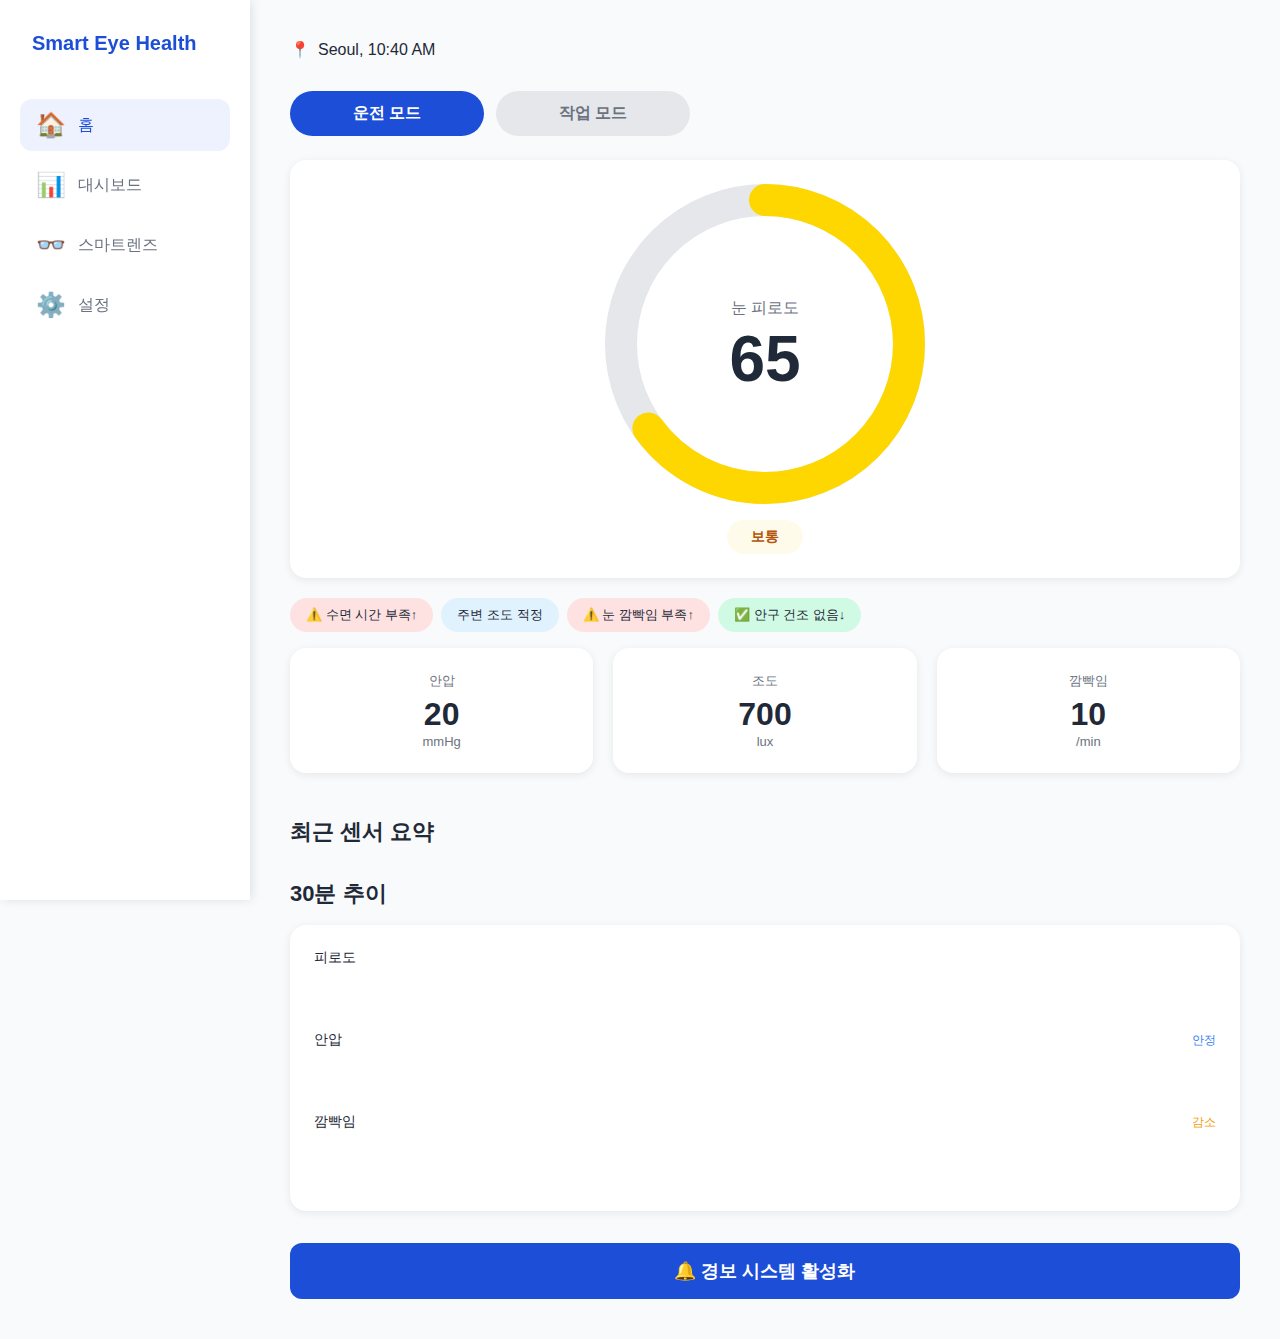
<file: index.html>
<!DOCTYPE html>
<html lang="ko">
<head>
  <meta charset="UTF-8">
  <meta name="viewport" content="width=device-width, initial-scale=1.0">
  <title>Smart Eye Health</title>
  <link rel="stylesheet" href="css/style.css">
</head>
<body>
  <!-- Sidebar Navigation (Desktop) -->
  <nav class="sidebar-nav">
    <div style="margin-bottom: 32px; padding: 12px;">
      <h2 style="font-size: 20px; font-weight: bold; color: #1D4ED8;">Smart Eye Health</h2>
    </div>
    <a href="index.html" class="nav-item active">
      <div class="nav-icon">🏠</div>
      <div class="nav-label">홈</div>
    </a>
    <a href="dashboard.html" class="nav-item">
      <div class="nav-icon">📊</div>
      <div class="nav-label">대시보드</div>
    </a>
    <a href="smartlens.html" class="nav-item">
      <div class="nav-icon">👓</div>
      <div class="nav-label">스마트렌즈</div>
    </a>
    <a href="settings.html" class="nav-item">
      <div class="nav-icon">⚙️</div>
      <div class="nav-label">설정</div>
    </a>
  </nav>

  <div class="container">
    <!-- Header -->
    <div class="header">
      <div class="location-time">
        <span class="location-icon">📍</span>
        <span id="currentTime">Seoul, 10:40 AM</span>
      </div>
    </div>

    <!-- Mode Toggle -->
    <div class="mode-toggle">
      <button class="mode-btn active" onclick="setMode('working')">운전 모드</button>
      <button class="mode-btn" onclick="setMode('driving')">작업 모드</button>
    </div>

    <!-- Main Gauge -->
    <div class="card" style="text-align: center;">
      <div class="gauge-container">
        <svg class="gauge-svg" viewBox="0 0 240 240" preserveAspectRatio="xMidYMid meet">
          <circle class="gauge-bg" cx="120" cy="120" r="108"></circle>
          <circle id="gaugeFill" class="gauge-fill" cx="120" cy="120" r="108"></circle>
        </svg>
        <div class="gauge-value">
          <div class="gauge-label">눈 피로도</div>
          <div class="gauge-number" id="fatigueValue"></div>
        </div>
      </div>
      <div class="status-badge" id="fatigueStatusBadge"></div>
    </div>

    <!-- Alert Tags -->
    <div class="alert-tags" id="fatigueAlertTags">
      <!-- Dynamic content will be inserted here -->
    </div>

    <!-- Sensor Data -->
    <div class="sensor-grid">
      <div class="card sensor-card">
        <div class="sensor-label">안압</div>
        <div class="sensor-value" id="pressureValue"></div>
        <div class="sensor-unit">mmHg</div>
      </div>
      <div class="card sensor-card">
        <div class="sensor-label">조도</div>
        <div class="sensor-value" id="brightnessValue"></div>
        <div class="sensor-unit">lux</div>
      </div>
      <div class="card sensor-card">
        <div class="sensor-label">깜빡임</div>
        <div class="sensor-value" id="blinkValue"></div>
        <div class="sensor-unit">/min</div>
      </div>
    </div>

    <!-- Insights -->
    <div class="section">
      <div class="section-title">최근 센서 요약</div>
      <div id="fatigueInsights">
        <!-- Dynamic content will be inserted here -->
      </div>
    </div>

    <!-- 30분 추이 -->
    <div class="section">
      <div class="section-title">30분 추이</div>
      <div class="card">
        <div class="chart-row">
          <div class="chart-label">피로도</div>
          <div class="chart-badge" id="fatigueChartBadge"></div>
        </div>
        <div class="mini-chart">
          <canvas id="fatigueChart" width="400" height="40"></canvas>
        </div>

        <div class="chart-row">
          <div class="chart-label">안압</div>
          <div class="chart-badge" style="color: #3B82F6;">안정</div>
        </div>
        <div class="mini-chart">
          <canvas id="pressureChart" width="400" height="40"></canvas>
        </div>

        <div class="chart-row">
          <div class="chart-label">깜빡임</div>
          <div class="chart-badge" style="color: #F59E0B;">감소</div>
        </div>
        <div class="mini-chart">
          <canvas id="blinkChart" width="400" height="40"></canvas>
        </div>
      </div>
    </div>

    <!-- Alert Button -->
    <button class="btn btn-primary btn-full">
      🔔 경보 시스템 활성화
    </button>
  </div>

  <!-- Bottom Navigation -->
  <nav class="bottom-nav">
    <a href="index.html" class="nav-item active">
      <div class="nav-icon">🏠</div>
      <div class="nav-label">홈</div>
    </a>
    <a href="dashboard.html" class="nav-item">
      <div class="nav-icon">📊</div>
      <div class="nav-label">대시보드</div>
    </a>
    <a href="smartlens.html" class="nav-item">
      <div class="nav-icon">👓</div>
      <div class="nav-label">렌즈</div>
    </a>
    <a href="settings.html" class="nav-item">
      <div class="nav-icon">⚙️</div>
      <div class="nav-label">설정</div>
    </a>
  </nav>

  <script src="js/sensor.js"></script>
  <script>
    // 피로도 레벨에 따른 색상 및 텍스트 매핑
    function getFatigueLevelInfo(level) {
      switch (level) {
        case 'Red':
          return { text: '매우 피곤', bgColor: '#FEE2E2', textColor: '#991B1B', chartColor: '#EF4444' };
        case 'Orange':
          return { text: '피곤', bgColor: '#FEF3C7', textColor: '#92400E', chartColor: '#F59E0B' };
        case 'Yellow':
          return { text: '보통', bgColor: '#FFFBEB', textColor: '#B45309', chartColor: '#FFD700' };
        case 'Green':
          return { text: '양호', bgColor: '#D1FAE5', textColor: '#065F46', chartColor: '#10B981' };
        default:
          return { text: '알 수 없음', bgColor: '#F9FAFB', textColor: '#1F2937', chartColor: '#FFB800' };
      }
    }

    // 원형 게이지 그리기
    function drawGauge(value, color) {
      const radius = 108;
      const circumference = 2 * Math.PI * radius;
      const offset = circumference * (1 - value / 100);

      document.getElementById('gaugeFill').style.strokeDasharray = circumference;
      document.getElementById('gaugeFill').style.strokeDashoffset = offset;
      document.getElementById('gaugeFill').style.stroke = color;
    }

    // 미니 차트 그리기
    function drawMiniChart(canvasId, data, color) {
      const canvas = document.getElementById(canvasId);
      const ctx = canvas.getContext('2d');
      const width = canvas.width;
      const height = canvas.height;

      ctx.clearRect(0, 0, width, height);

      const max = Math.max(...data);
      const min = Math.min(...data);
      const range = max - min || 1;

      ctx.strokeStyle = color;
      ctx.lineWidth = 2;
      ctx.beginPath();

      data.forEach((value, index) => {
        const x = (index / (data.length - 1)) * width;
        const y = height - ((value - min) / range) * height;

        if (index === 0) {
          ctx.moveTo(x, y);
        } else {
          ctx.lineTo(x, y);
        }
      });

      ctx.stroke();
    }

    // 데이터 업데이트
    function updateData() {
      const data = sensorManager.getCurrent();
      if (!data || !data.fatigueAnalysis) return;

      // 피로도 분석 결과
      const fatigueScore = data.fatigueAnalysis.score;
      const fatigueLevel = data.fatigueAnalysis.level;
      const fatigueLevelInfo = getFatigueLevelInfo(fatigueLevel);

      document.getElementById('fatigueValue').textContent = fatigueScore;
      drawGauge(fatigueScore, fatigueLevelInfo.chartColor);

      const statusBadge = document.getElementById('fatigueStatusBadge');
      statusBadge.textContent = fatigueLevelInfo.text;
      statusBadge.style.backgroundColor = fatigueLevelInfo.bgColor;
      statusBadge.style.color = fatigueLevelInfo.textColor;

      // Alert Tags 업데이트
      const alertTagsContainer = document.getElementById('fatigueAlertTags');
      alertTagsContainer.innerHTML = ''; // 기존 내용 지우기
      data.fatigueAnalysis.factors.forEach(factor => {
        const tag = document.createElement('div');
        tag.className = 'alert-tag';
        let icon = '';
        let bgColor = '#E0F2FE'; // Default info color
        if (factor.impact === 'increase') {
          bgColor = '#FEE2E2'; // Danger
          icon = '⚠️';
        } else if (factor.impact === 'decrease') {
          bgColor = '#D1FAE5'; // Success
          icon = '✅';
        }
        tag.style.backgroundColor = bgColor;
        tag.innerHTML = `${icon} ${factor.description}${factor.impact === 'increase' ? '↑' : factor.impact === 'decrease' ? '↓' : ''}`;
        alertTagsContainer.appendChild(tag);
      });

      // 센서 데이터 (고정 값)
      document.getElementById('pressureValue').textContent = data.eyePressure;
      document.getElementById('brightnessValue').textContent = data.brightness;
      document.getElementById('blinkValue').textContent = data.blinkRate;
      document.getElementById('currentBrightness').textContent = data.brightness; // 인사이트용

      // 인사이트 업데이트
      const insightsContainer = document.getElementById('fatigueInsights');
      insightsContainer.innerHTML = '';
      data.fatigueAnalysis.recommendations.forEach(rec => {
        const insightCard = document.createElement('div');
        insightCard.className = 'card insight-card info';
        insightCard.innerHTML = `
          <div class="insight-icon">💡</div>
          <div class="insight-content">
            <div class="insight-title">권장 사항</div>
            <div class="insight-text">${rec}</div>
          </div>
        `;
        insightsContainer.appendChild(insightCard);
      });

      // 차트 업데이트
      const history = sensorManager.getHistory();
      const fatigueData = history.map(d => d.fatigueScore);
      const pressureData = history.map(d => d.eyePressure * 10);
      const blinkData = history.map(d => d.blinkRate * 5);

      document.getElementById('fatigueChartBadge').textContent = fatigueLevelInfo.text;
      document.getElementById('fatigueChartBadge').style.color = fatigueLevelInfo.chartColor;
      drawMiniChart('fatigueChart', fatigueData.slice(-30), fatigueLevelInfo.chartColor);
      drawMiniChart('pressureChart', pressureData.slice(-30), '#3B82F6');
      drawMiniChart('blinkChart', blinkData.slice(-30), '#F59E0B');
    }

    // 모드 변경 (기존 로직 유지)
    function setMode(mode) {
      sensorManager.setMode(mode);
      document.querySelectorAll('.mode-btn').forEach(btn => {
        btn.classList.remove('active');
      });
      event.target.classList.add('active');
    }

    // 시간 업데이트 (기존 로직 유지)
    function updateTime() {
      const now = new Date();
      const hours = now.getHours();
      const minutes = now.getMinutes().toString().padStart(2, '0');
      const ampm = hours >= 12 ? 'PM' : 'AM';
      const displayHours = hours % 12 || 12;

      document.getElementById('currentTime').textContent =
        `Seoul, ${displayHours}:${minutes} ${ampm}`;
    }

    // 초기화
    sensorManager.start();
    updateData();
    updateTime();
    // setInterval(updateTime, 1000); // 정적 데이터이므로 실시간 업데이트는 필요 없음

    // 센서 업데이트 리스너 (정적 데이터이므로 한 번만 호출)
    // window.addEventListener('sensorUpdate', updateData);
  </script>
</body>
</html>
</file>
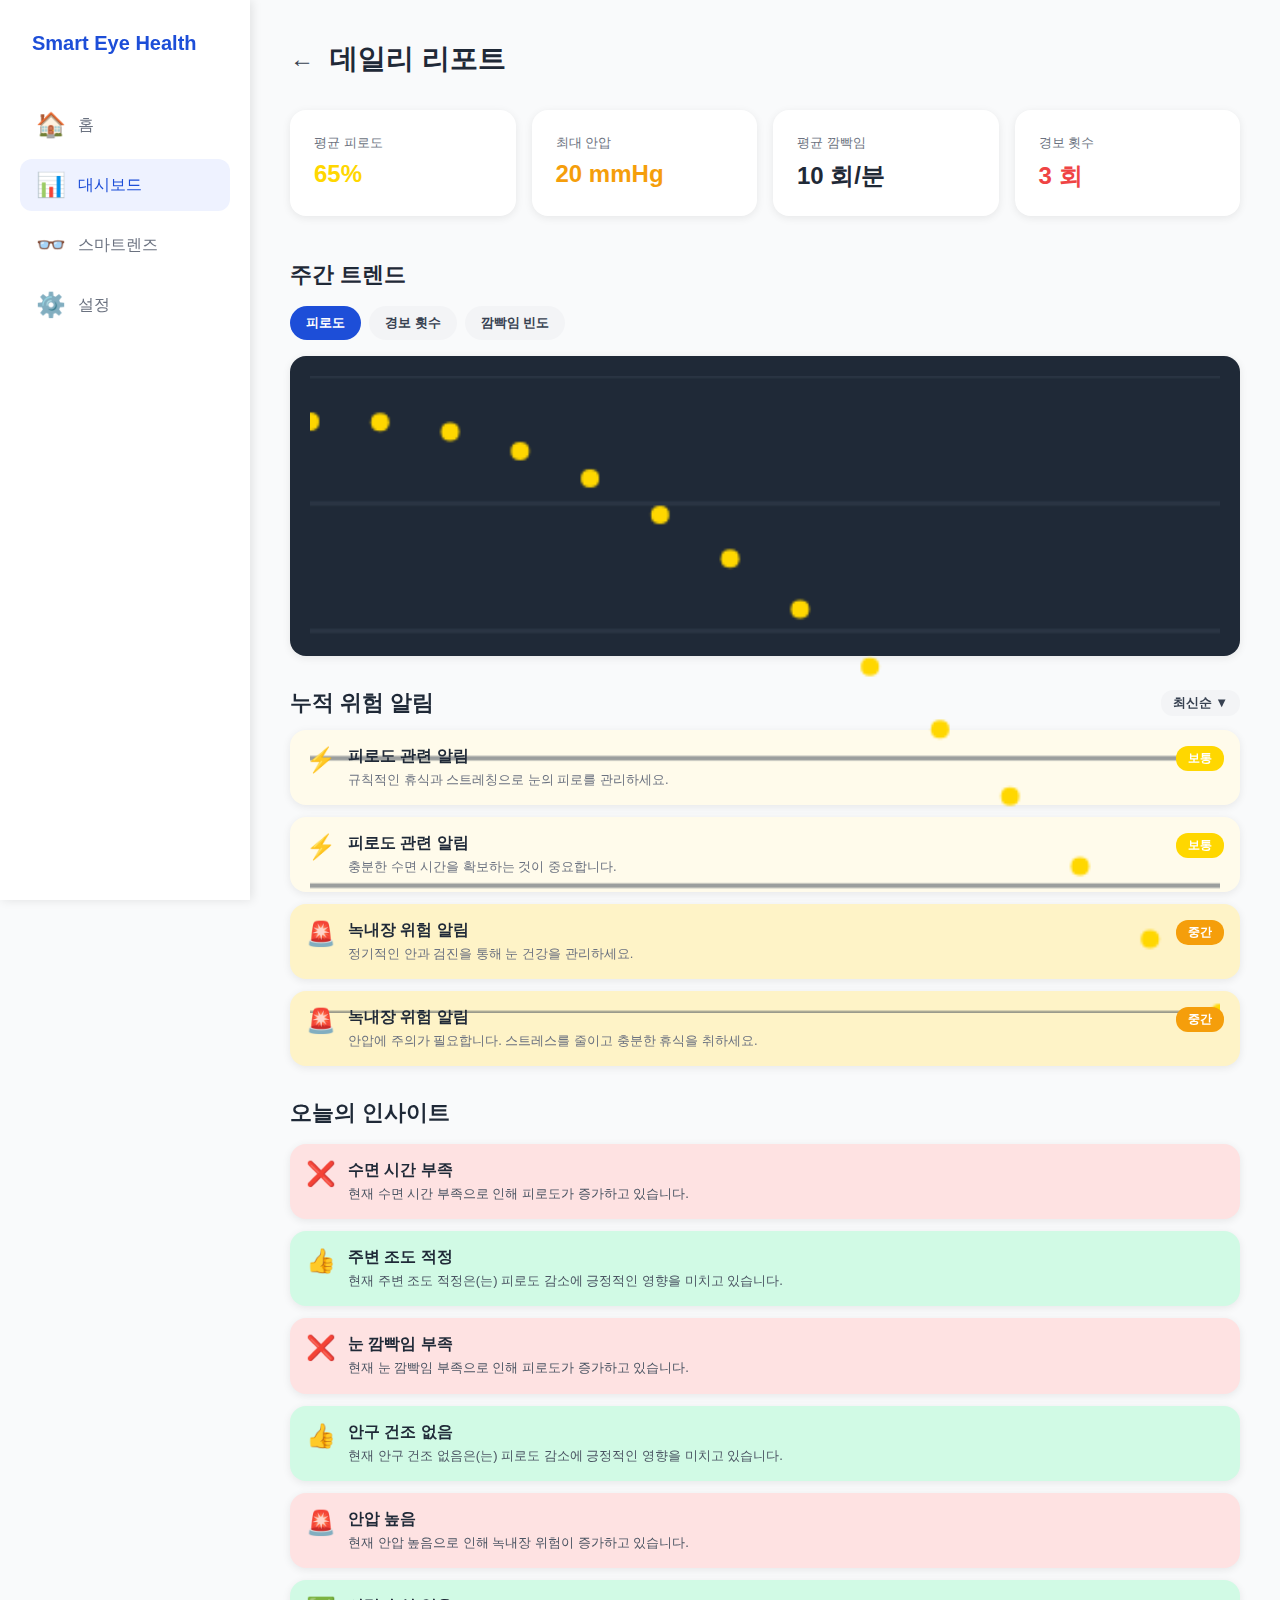
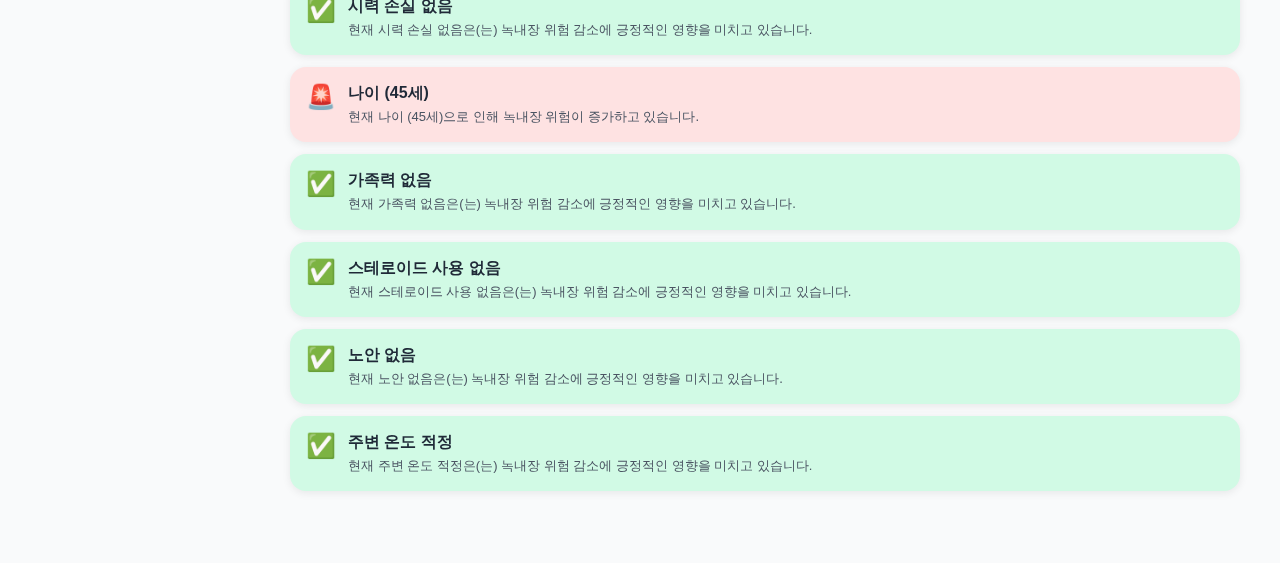
<file: dashboard.html>
<!DOCTYPE html>
<html lang="ko">
<head>
  <meta charset="UTF-8">
  <meta name="viewport" content="width=device-width, initial-scale=1.0">
  <title>대시보드 - Smart Eye Health</title>
  <link rel="stylesheet" href="css/style.css">
</head>
<body>
  <!-- Sidebar Navigation (Desktop) -->
  <nav class="sidebar-nav">
    <div style="margin-bottom: 32px; padding: 12px;">
      <h2 style="font-size: 20px; font-weight: bold; color: #1D4ED8;">Smart Eye Health</h2>
    </div>
    <a href="index.html" class="nav-item">
      <div class="nav-icon">🏠</div>
      <div class="nav-label">홈</div>
    </a>
    <a href="dashboard.html" class="nav-item active">
      <div class="nav-icon">📊</div>
      <div class="nav-label">대시보드</div>
    </a>
    <a href="smartlens.html" class="nav-item">
      <div class="nav-icon">👓</div>
      <div class="nav-label">스마트렌즈</div>
    </a>
    <a href="settings.html" class="nav-item">
      <div class="nav-icon">⚙️</div>
      <div class="nav-label">설정</div>
    </a>
  </nav>

  <div class="container">
    <!-- Header -->
    <div class="header">
      <button class="back-button" onclick="history.back()">←</button>
      <h1 class="header-title">데일리 리포트</h1>
    </div>

    <!-- Stats Grid -->
    <div class="stats-grid">
      <div class="card stat-card">
        <div class="stat-label">평균 피로도</div>
        <div class="stat-value" id="avgFatigue"></div>
      </div>
      <div class="card stat-card">
        <div class="stat-label">최대 안압</div>
        <div class="stat-value" id="maxPressure"></div>
      </div>
      <div class="card stat-card">
        <div class="stat-label">평균 깜빡임</div>
        <div class="stat-value" id="avgBlink"></div>
      </div>
      <div class="card stat-card">
        <div class="stat-label">경보 횟수</div>
        <div class="stat-value" style="color: #EF4444;" id="alertCount"></div>
      </div>
    </div>

    <!-- 주간 트렌드 -->
    <div class="section">
      <div class="section-title">주간 트렌드</div>
      <div style="display: flex; gap: 8px; margin-bottom: 16px;">
        <button class="btn btn-primary" style="padding: 8px 16px; border-radius: 20px; font-size: 13px;">피로도</button>
        <button class="btn btn-secondary" style="padding: 8px 16px; border-radius: 20px; font-size: 13px;">경보 횟수</button>
        <button class="btn btn-secondary" style="padding: 8px 16px; border-radius: 20px; font-size: 13px;">깜빡임 빈도</button>
      </div>

      <div class="card" style="padding: 20px; background: #1F2937; height: 300px;">
        <canvas id="weeklyChart" width="400" height="280" style="width: 100%;"></canvas>
      </div>
    </div>

    <!-- 누적 위험 알림 -->
    <div class="section">
      <div style="display: flex; justify-content: space-between; align-items: center; margin-bottom: 12px;">
        <div class="section-title" style="margin-bottom: 0;">누적 위험 알림</div>
        <button class="btn btn-secondary" style="padding: 4px 12px; font-size: 13px;">최신순 ▼</button>
      </div>

      <div id="cumulativeAlerts">
        <!-- Dynamic content will be inserted here -->
      </div>
    </div>

    <!-- 오늘의 인사이트 -->
    <div class="section">
      <div class="section-title">오늘의 인사이트</div>

      <div id="todayInsights">
        <!-- Dynamic content will be inserted here -->
      </div>
    </div>
  </div>

  <!-- Bottom Navigation -->
  <nav class="bottom-nav">
    <a href="index.html" class="nav-item">
      <div class="nav-icon">🏠</div>
      <div class="nav-label">홈</div>
    </a>
    <a href="dashboard.html" class="nav-item active">
      <div class="nav-icon">📊</div>
      <div class="nav-label">대시보드</div>
    </a>
    <a href="smartlens.html" class="nav-item">
      <div class="nav-icon">👓</div>
      <div class="nav-label">렌즈</div>
    </a>
    <a href="settings.html" class="nav-item">
      <div class="nav-icon">⚙️</div>
      <div class="nav-label">설정</div>
    </a>
  </nav>

  <script src="js/sensor.js"></script>
  <script>
    // 피로도 레벨에 따른 색상 및 텍스트 매핑 (index.html에서 가져옴)
    function getFatigueLevelInfo(level) {
      switch (level) {
        case 'Red':
          return { text: '매우 피곤', bgColor: '#FEE2E2', textColor: '#991B1B', chartColor: '#EF4444' };
        case 'Orange':
          return { text: '피곤', bgColor: '#FEF3C7', textColor: '#92400E', chartColor: '#F59E0B' };
        case 'Yellow':
          return { text: '보통', bgColor: '#FFFBEB', textColor: '#B45309', chartColor: '#FFD700' };
        case 'Green':
          return { text: '양호', bgColor: '#D1FAE5', textColor: '#065F46', chartColor: '#10B981' };
        default:
          return { text: '알 수 없음', bgColor: '#F9FAFB', textColor: '#1F2937', chartColor: '#FFB800' };
      }
    }

    // 녹내장 위험 레벨에 따른 색상 및 텍스트 매핑 (smartlens.html에서 가져옴)
    function getGlaucomaRiskLevelInfo(level) {
      switch (level) {
        case 'HIGH':
          return { text: '높음', bgColor: '#FEE2E2', textColor: '#991B1B', chartColor: '#EF4444' };
        case 'MEDIUM':
          return { text: '중간', bgColor: '#FEF3C7', textColor: '#92400E', chartColor: '#F59E0B' };
        case 'LOW':
          return { text: '낮음', bgColor: '#D1FAE5', textColor: '#065F46', chartColor: '#10B981' };
        default:
          return { text: '알 수 없음', bgColor: '#F9FAFB', textColor: '#1F2937', chartColor: '#EF4444' };
      }
    }

    // 주간 트렌드 차트 그리기
    function drawWeeklyChart(dataPoints, color) {
      const canvas = document.getElementById('weeklyChart');
      const ctx = canvas.getContext('2d');
      const width = canvas.width;
      const height = canvas.height;

      ctx.clearRect(0, 0, width, height); // 기존 차트 지우기

      // 배경 그리드
      ctx.strokeStyle = '#374151';
      ctx.lineWidth = 1;

      for (let i = 0; i <= 5; i++) {
        const y = (i / 5) * height;
        ctx.beginPath();
        ctx.moveTo(0, y);
        ctx.lineTo(width, y);
        ctx.stroke();
      }

      // 데이터가 없으면 그리지 않음
      if (dataPoints.length === 0) return;

      // 라인 그리기
      const values = dataPoints.map(d => d.value);
      const max = Math.max(...values);
      const min = Math.min(...values);
      const range = max - min || 1;

      ctx.strokeStyle = color;
      ctx.fillStyle = color;
      ctx.lineWidth = 3;
      ctx.beginPath();

      dataPoints.forEach((point, index) => {
        const x = (index / (dataPoints.length - 1)) * width;
        const y = height - ((point.value - min) / range) * (height - 20); // 상단 여백 20px

        if (index === 0) {
          ctx.moveTo(x, y);
        } else {
          ctx.lineTo(x, y);
        }

        // 점 그리기
        ctx.beginPath();
        ctx.arc(x, y, 4, 0, Math.PI * 2);
        ctx.fill();
        ctx.closePath();

        ctx.beginPath();
        if (index === 0) {
          ctx.moveTo(x, y);
        } else {
          ctx.lineTo(x, y);
        }
      });

      ctx.stroke();
    }

    // 통계 및 인사이트 업데이트
    function updateDashboard() {
      const data = sensorManager.getCurrent();
      if (!data || !data.fatigueAnalysis || !data.glaucomaAnalysis) return;

      // --- Stats Grid 업데이트 ---
      const fatigueLevelInfo = getFatigueLevelInfo(data.fatigueAnalysis.level);
      document.getElementById('avgFatigue').textContent = `${data.fatigueAnalysis.score}%`;
      document.getElementById('avgFatigue').style.color = fatigueLevelInfo.chartColor;

      const glaucomaLevelInfo = getGlaucomaRiskLevelInfo(data.glaucomaAnalysis.level);
      document.getElementById('maxPressure').textContent = `${data.eyePressure} mmHg`;
      document.getElementById('maxPressure').style.color = glaucomaLevelInfo.chartColor;

      document.getElementById('avgBlink').textContent = `${data.blinkRate} 회/분`;
      document.getElementById('avgBlink').style.color = '#1F2937'; // 고정

      // 경보 횟수는 현재 정적 데이터에서 직접 가져올 수 없으므로 임시 값 사용
      document.getElementById('alertCount').textContent = `3 회`; // 예시 값

      // --- 주간 트렌드 차트 업데이트 ---
      // 여기서는 sensorHistory를 활용하여 실제 데이터에 가까운 트렌드를 만듭니다.
      // 실제 주간 데이터가 있다면 해당 데이터를 사용해야 합니다.
      const weeklyFatigueData = sensorManager.getHistory().slice(-14).map((d, i) => ({ day: `Day ${i + 1}`, value: d.fatigueScore }));
      drawWeeklyChart(weeklyFatigueData, fatigueLevelInfo.chartColor);

      // --- 누적 위험 알림 업데이트 ---
      const cumulativeAlertsContainer = document.getElementById('cumulativeAlerts');
      cumulativeAlertsContainer.innerHTML = '';

      // 피로도 권장 사항을 알림으로 표시
      data.fatigueAnalysis.recommendations.forEach(rec => {
        const alertCard = document.createElement('div');
        alertCard.className = 'card';
        alertCard.style.display = 'flex';
        alertCard.style.gap = '12px';
        alertCard.style.padding = '16px';
        alertCard.style.marginBottom = '12px';
        alertCard.style.backgroundColor = fatigueLevelInfo.bgColor;
        alertCard.innerHTML = `
          <div style="font-size: 24px;">⚡</div>
          <div style="flex: 1;">
            <div style="font-weight: 600; margin-bottom: 4px;">피로도 관련 알림</div>
            <div style="font-size: 13px; color: #6B7280;">${rec}</div>
          </div>
          <div style="padding: 4px 12px; background: ${fatigueLevelInfo.chartColor}; color: white; border-radius: 12px; font-size: 12px; font-weight: 600; height: fit-content;">${fatigueLevelInfo.text}</div>
        `;
        cumulativeAlertsContainer.appendChild(alertCard);
      });

      // 녹내장 권장 사항을 알림으로 표시
      data.glaucomaAnalysis.recommendations.forEach(rec => {
        const alertCard = document.createElement('div');
        alertCard.className = 'card';
        alertCard.style.display = 'flex';
        alertCard.style.gap = '12px';
        alertCard.style.padding = '16px';
        alertCard.style.marginBottom = '12px';
        alertCard.style.backgroundColor = glaucomaLevelInfo.bgColor;
        alertCard.innerHTML = `
          <div style="font-size: 24px;">🚨</div>
          <div style="flex: 1;">
            <div style="font-weight: 600; margin-bottom: 4px;">녹내장 위험 알림</div>
            <div style="font-size: 13px; color: #6B7280;">${rec}</div>
          </div>
          <div style="padding: 4px 12px; background: ${glaucomaLevelInfo.chartColor}; color: white; border-radius: 12px; font-size: 12px; font-weight: 600; height: fit-content;">${glaucomaLevelInfo.text}</div>
        `;
        cumulativeAlertsContainer.appendChild(alertCard);
      });

      // --- 오늘의 인사이트 업데이트 ---
      const todayInsightsContainer = document.getElementById('todayInsights');
      todayInsightsContainer.innerHTML = '';

      // 피로도 인사이트
      data.fatigueAnalysis.factors.forEach(factor => {
        const insightCard = document.createElement('div');
        insightCard.className = 'card';
        insightCard.style.display = 'flex';
        insightCard.style.gap = '12px';
        insightCard.style.padding = '16px';
        insightCard.style.marginBottom = '12px';
        insightCard.style.backgroundColor = factor.impact === 'increase' ? '#FEE2E2' : '#D1FAE5';
        insightCard.innerHTML = `
          <div style="font-size: 24px;">${factor.impact === 'increase' ? '❌' : '👍'}</div>
          <div>
            <div style="font-weight: 600; margin-bottom: 4px;">${factor.description}</div>
            <div style="font-size: 13px; color: #4B5563; line-height: 1.4;">
              ${factor.impact === 'increase' ? '현재 ' + factor.description + '으로 인해 피로도가 증가하고 있습니다.' : '현재 ' + factor.description + '은(는) 피로도 감소에 긍정적인 영향을 미치고 있습니다.'}
            </div>
          </div>
        `;
        todayInsightsContainer.appendChild(insightCard);
      });

      // 녹내장 인사이트
      data.glaucomaAnalysis.factors.forEach(factor => {
        const insightCard = document.createElement('div');
        insightCard.className = 'card';
        insightCard.style.display = 'flex';
        insightCard.style.gap = '12px';
        insightCard.style.padding = '16px';
        insightCard.style.marginBottom = '12px';
        insightCard.style.backgroundColor = factor.impact === 'increase' ? '#FEE2E2' : '#D1FAE5';
        insightCard.innerHTML = `
          <div style="font-size: 24px;">${factor.impact === 'increase' ? '🚨' : '✅'}</div>
          <div>
            <div style="font-weight: 600; margin-bottom: 4px;">${factor.description}</div>
            <div style="font-size: 13px; color: #4B5563; line-height: 1.4;">
              ${factor.impact === 'increase' ? '현재 ' + factor.description + '으로 인해 녹내장 위험이 증가하고 있습니다.' : '현재 ' + factor.description + '은(는) 녹내장 위험 감소에 긍정적인 영향을 미치고 있습니다.'}
            </div>
          </div>
        `;
        todayInsightsContainer.appendChild(insightCard);
      });
    }

    // 초기화
    sensorManager.start();
    updateDashboard();

    // window.addEventListener('sensorUpdate', updateDashboard); // 정적 데이터이므로 필요 없음
  </script>
</body>
</html>
</file>
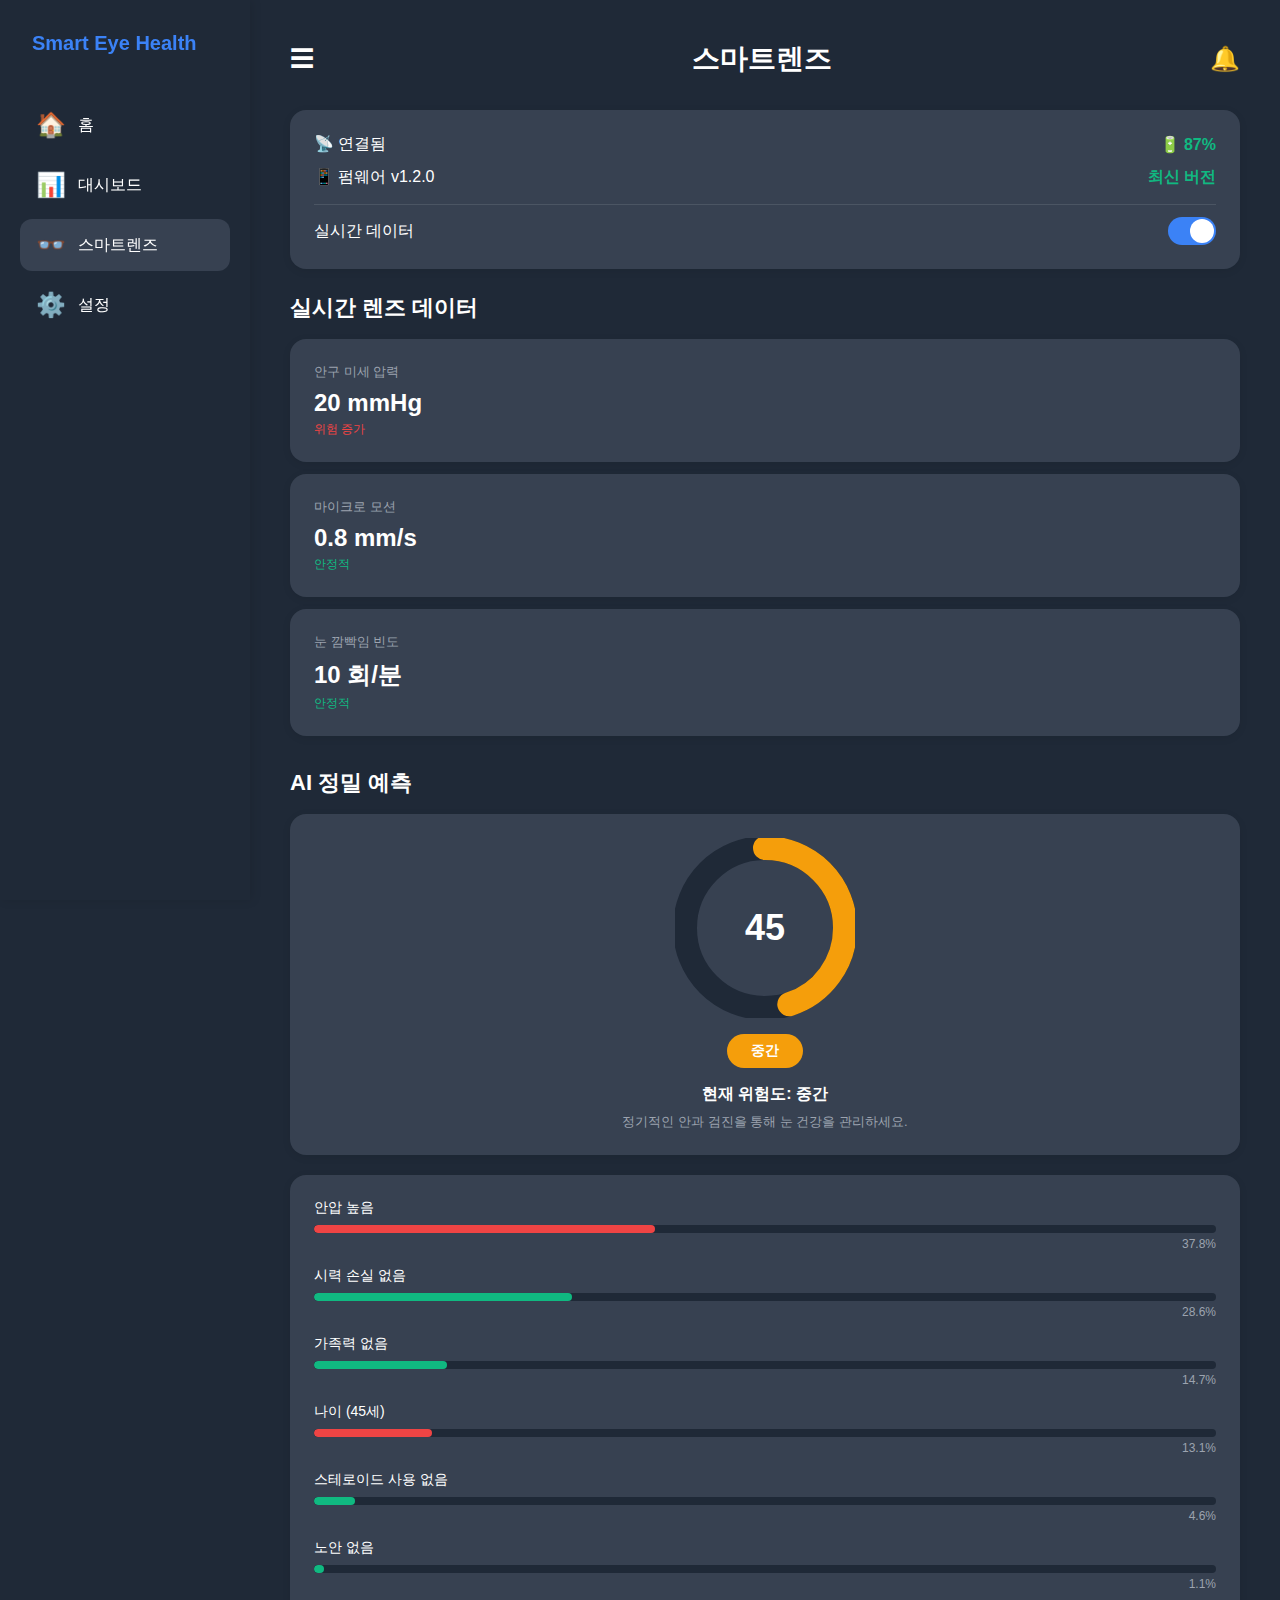
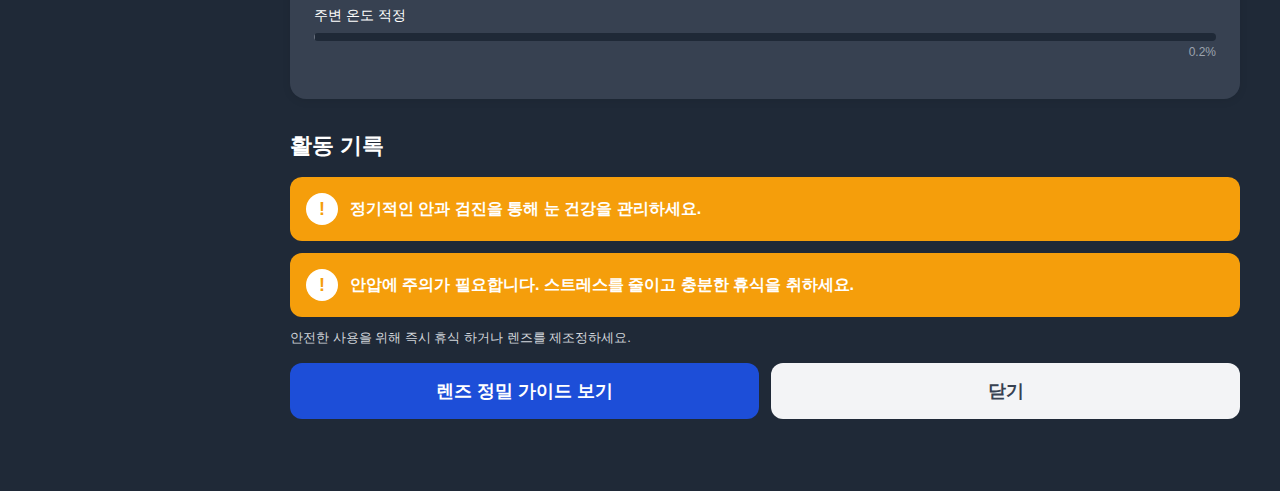
<file: smartlens.html>
<!DOCTYPE html>
<html lang="ko">
<head>
  <meta charset="UTF-8">
  <meta name="viewport" content="width=device-width, initial-scale=1.0">
  <title>스마트렌즈 - Smart Eye Health</title>
  <link rel="stylesheet" href="css/style.css">
  <style>
    body { background: #1F2937; color: white; }
    .container { background: #1F2937; }
  </style>
</head>
<body>
  <!-- Sidebar Navigation (Desktop) -->
  <nav class="sidebar-nav" style="background: #1F2937;">
    <div style="margin-bottom: 32px; padding: 12px;">
      <h2 style="font-size: 20px; font-weight: bold; color: #3B82F6;">Smart Eye Health</h2>
    </div>
    <a href="index.html" class="nav-item" style="color: white;">
      <div class="nav-icon">🏠</div>
      <div class="nav-label">홈</div>
    </a>
    <a href="dashboard.html" class="nav-item" style="color: white;">
      <div class="nav-icon">📊</div>
      <div class="nav-label">대시보드</div>
    </a>
    <a href="smartlens.html" class="nav-item active" style="background: #374151; color: white;">
      <div class="nav-icon">👓</div>
      <div class="nav-label">스마트렌즈</div>
    </a>
    <a href="settings.html" class="nav-item" style="color: white;">
      <div class="nav-icon">⚙️</div>
      <div class="nav-label">설정</div>
    </a>
  </nav>

  <div class="container">
    <!-- Header -->
    <div class="header" style="color: white;">
      <button style="background: none; border: none; font-size: 24px; cursor: pointer; color: white;">☰</button>
      <h1 class="header-title" style="flex: 1; text-align: center; color: white;">스마트렌즈</h1>
      <button style="background: none; border: none; font-size: 24px; cursor: pointer;">🔔</button>
    </div>

    <!-- Device Status -->
    <div class="card" style="background: #374151; margin-bottom: 24px;">
      <div style="display: flex; justify-content: space-between; margin-bottom: 12px;">
        <div style="color: white;">📡 연결됨</div>
        <div style="display: flex; align-items: center; gap: 4px;">
          <span>🔋</span>
          <span id="battery" style="color: #10B981; font-weight: 600;">87%</span>
        </div>
      </div>
      <div style="display: flex; justify-content: space-between; margin-bottom: 16px;">
        <div style="color: white;">📱 펌웨어 v1.2.0</div>
        <div style="color: #10B981; font-weight: 600;">최신 버전</div>
      </div>
      <div style="display: flex; justify-content: space-between; align-items: center; padding-top: 12px; border-top: 1px solid #4B5563;">
        <div style="color: white;">실시간 데이터</div>
        <div style="width: 48px; height: 28px; background: #3B82F6; border-radius: 14px; position: relative; cursor: pointer;">
          <div style="width: 24px; height: 24px; background: white; border-radius: 50%; position: absolute; top: 2px; left: 22px;"></div>
        </div>
      </div>
    </div>

    <!-- 실시간 렌즈 데이터 -->
    <div class="section">
      <div class="section-title" style="color: white;">실시간 렌즈 데이터</div>

      <div class="card" style="background: #374151; margin-bottom: 12px;">
        <div style="font-size: 13px; color: #9CA3AF; margin-bottom: 8px;">안구 미세 압력</div>
        <div style="font-size: 24px; font-weight: bold; color: white; margin-bottom: 4px;" id="microPressure"></div>
        <div style="font-size: 12px;" id="microPressureChange"></div>
      </div>

      <div class="card" style="background: #374151; margin-bottom: 12px;">
        <div style="font-size: 13px; color: #9CA3AF; margin-bottom: 8px;">마이크로 모션</div>
        <div style="font-size: 24px; font-weight: bold; color: white; margin-bottom: 4px;" id="microMotion"></div>
        <div style="font-size: 12px; color: #10B981;">안정적</div>
      </div>

      <div class="card" style="background: #374151;">
        <div style="font-size: 13px; color: #9CA3AF; margin-bottom: 8px;">눈 깜빡임 빈도</div>
        <div style="font-size: 24px; font-weight: bold; color: white; margin-bottom: 4px;" id="blinkFreq"></div>
        <div style="font-size: 12px; color: #10B981;">안정적</div>
      </div>
    </div>

    <!-- AI 정밀 예측 -->
    <div class="section">
      <div class="section-title" style="color: white;">AI 정밀 예측</div>
      <div class="card" style="background: #374151; text-align: center; padding: 24px;">
        <div class="gauge-container" style="margin: 0 auto; width: 180px; height: 180px;">
          <svg class="gauge-svg" viewBox="0 0 180 180" preserveAspectRatio="xMidYMid meet" style="width: 100%; height: 100%;">
            <circle class="gauge-bg" cx="90" cy="90" r="80" style="stroke: #1F2937;"></circle>
            <circle id="riskGaugeFill" class="gauge-fill" cx="90" cy="90" r="80"></circle>
          </svg>
          <div class="gauge-value">
            <div class="gauge-number" style="color: white; font-size: 36px;" id="riskScore"></div>
          </div>
        </div>
        <div id="glaucomaRiskLevelBadge" style="margin-top: 16px; padding: 8px 24px; border-radius: 20px; color: white; font-weight: 600; font-size: 14px; display: inline-block;"></div>
        <div style="font-size: 16px; font-weight: bold; margin-top: 16px; color: white;" id="glaucomaRiskTitle"></div>
        <div style="font-size: 13px; color: #9CA3AF; margin-top: 8px;" id="glaucomaRiskDescription"></div>
      </div>

      <div class="card" style="background: #374151;" id="glaucomaFactorsCard">
        <!-- Dynamic content will be inserted here -->
      </div>
    </div>

    <!-- 활동 기록 -->
    <div class="section">
      <div class="section-title" style="color: white;">활동 기록</div>
      <div id="glaucomaActivityLog">
        <!-- Dynamic content will be inserted here -->
      </div>
      <div style="font-size: 13px; color: #D1D5DB; margin-bottom: 16px; line-height: 1.4;">
        안전한 사용을 위해 즉시 휴식 하거나 렌즈를 제조정하세요.
      </div>
      <div style="display: flex; gap: 12px;">
        <button class="btn btn-primary" style="flex: 1;">렌즈 정밀 가이드 보기</button>
        <button class="btn btn-secondary" style="flex: 1;">닫기</button>
      </div>
    </div>
  </div>

  <!-- Bottom Navigation -->
  <nav class="bottom-nav">
    <a href="index.html" class="nav-item">
      <div class="nav-icon">🏠</div>
      <div class="nav-label">홈</div>
    </a>
    <a href="dashboard.html" class="nav-item">
      <div class="nav-icon">📊</div>
      <div class="nav-label">대시보드</div>
    </a>
    <a href="smartlens.html" class="nav-item active">
      <div class="nav-icon">👓</div>
      <div class="nav-label">렌즈</div>
    </a>
    <a href="settings.html" class="nav-item">
      <div class="nav-icon">⚙️</div>
      <div class="nav-label">설정</div>
    </a>
  </nav>

  <script src="js/sensor.js"></script>
  <script>
    // 녹내장 위험 레벨에 따른 색상 및 텍스트 매핑 (smartlens.html에서 가져옴)
    function getGlaucomaRiskLevelInfo(level) {
      switch (level) {
        case 'HIGH':
          return { text: '높음', bgColor: '#EF4444', textColor: 'white', chartColor: '#EF4444' };
        case 'MEDIUM':
          return { text: '중간', bgColor: '#F59E0B', textColor: 'white', chartColor: '#F59E0B' };
        case 'LOW':
          return { text: '낮음', bgColor: '#10B981', textColor: 'white', chartColor: '#10B981' };
        default:
          return { text: '알 수 없음', bgColor: '#6B7280', textColor: 'white', chartColor: '#EF4444' };
      }
    }

    function drawRiskGauge(value, color) {
      const radius = 80;
      const circumference = 2 * Math.PI * radius;
      const offset = circumference * (1 - value / 100);

      document.getElementById('riskGaugeFill').style.strokeDasharray = circumference;
      document.getElementById('riskGaugeFill').style.strokeDashoffset = offset;
      document.getElementById('riskGaugeFill').style.stroke = color;
    }

    function updateData() {
      const data = sensorManager.getCurrent();
      if (!data || !data.glaucomaAnalysis) return;

      // --- 실시간 렌즈 데이터 업데이트 ---
      document.getElementById('microPressure').textContent = `${data.eyePressure} mmHg`;
      document.getElementById('microMotion').textContent = `${data.microMotion} mm/s`;
      document.getElementById('blinkFreq').textContent = `${data.blinkRate} 회/분`;

      // 안구 미세 압력 변화 (녹내장 요인 기반)
      const intraocularPressureFactor = data.glaucomaAnalysis.factors.find(f => f.name === 'intraocularPressure');
      const microPressureChangeElement = document.getElementById('microPressureChange');
      if (intraocularPressureFactor) {
        microPressureChangeElement.textContent = intraocularPressureFactor.impact === 'increase' ? '위험 증가' : '위험 감소';
        microPressureChangeElement.style.color = intraocularPressureFactor.impact === 'increase' ? '#EF4444' : '#10B981';
      } else {
        microPressureChangeElement.textContent = '정보 없음';
        microPressureChangeElement.style.color = '#9CA3AF';
      }

      // --- AI 정밀 예측 업데이트 ---
      const glaucomaProbability = data.glaucomaAnalysis.probability;
      const glaucomaLevel = data.glaucomaAnalysis.level;
      const glaucomaLevelInfo = getGlaucomaRiskLevelInfo(glaucomaLevel);

      document.getElementById('riskScore').textContent = Math.round(glaucomaProbability * 100);
      drawRiskGauge(glaucomaProbability * 100, glaucomaLevelInfo.chartColor);

      const riskLevelBadge = document.getElementById('glaucomaRiskLevelBadge');
      riskLevelBadge.textContent = glaucomaLevelInfo.text;
      riskLevelBadge.style.backgroundColor = glaucomaLevelInfo.bgColor;
      riskLevelBadge.style.color = glaucomaLevelInfo.textColor;

      document.getElementById('glaucomaRiskTitle').textContent = `현재 위험도: ${glaucomaLevelInfo.text}`;
      document.getElementById('glaucomaRiskDescription').textContent = data.glaucomaAnalysis.recommendations[0] || '주요 위험 요인은 다음과 같습니다:';

      // --- 녹내장 요인 카드 업데이트 ---
      const glaucomaFactorsCard = document.getElementById('glaucomaFactorsCard');
      glaucomaFactorsCard.innerHTML = '';

      const totalAbsoluteCoefficient = data.glaucomaAnalysis.factors.reduce(
        (sum, factor) => sum + Math.abs(factor.coefficient || 0),
        0
      );

      data.glaucomaAnalysis.factors.sort((a, b) => Math.abs(b.coefficient || 0) - Math.abs(a.coefficient || 0)).forEach(factor => {
        const percentage = totalAbsoluteCoefficient > 0 ? (Math.abs(factor.coefficient || 0) / totalAbsoluteCoefficient) * 100 : 0;
        let color = '#6B7280'; // Default color
        if (factor.impact === 'increase') color = '#EF4444'; // Red for increasing risk
        else if (factor.impact === 'decrease') color = '#10B981'; // Green for decreasing risk

        const factorDiv = document.createElement('div');
        factorDiv.style.marginBottom = '16px';
        factorDiv.innerHTML = `
          <div style="font-size: 14px; color: white; margin-bottom: 8px;">${factor.description}</div>
          <div style="width: 100%; height: 8px; background: #1F2937; border-radius: 4px; overflow: hidden;">
            <div style="width: ${percentage}%; height: 100%; background: ${color}; border-radius: 4px;"></div>
          </div>
          <div style="font-size: 12px; color: #9CA3AF; text-align: right; margin-top: 4px;">${percentage.toFixed(1)}%</div>
        `;
        glaucomaFactorsCard.appendChild(factorDiv);
      });

      // --- 활동 기록 업데이트 ---
      const glaucomaActivityLog = document.getElementById('glaucomaActivityLog');
      glaucomaActivityLog.innerHTML = '';

      data.glaucomaAnalysis.recommendations.forEach(rec => {
        const alertBanner = document.createElement('div');
        alertBanner.className = 'alert-banner';
        alertBanner.style.display = 'flex';
        alertBanner.style.alignItems = 'center';
        alertBanner.style.gap = '12px';
        alertBanner.style.padding = '16px';
        alertBanner.style.backgroundColor = glaucomaLevelInfo.bgColor;
        alertBanner.style.borderRadius = '12px';
        alertBanner.style.marginBottom = '12px';
        alertBanner.innerHTML = `
          <div style="width: 32px; height: 32px; background: white; border-radius: 50%; display: flex; align-items: center; justify-content: center; color: ${glaucomaLevelInfo.bgColor}; font-weight: bold; font-size: 18px;">!</div>
          <div style="font-size: 16px; font-weight: bold; color: white;">${rec}</div>
        `;
        glaucomaActivityLog.appendChild(alertBanner);
      });
    }

    // 초기화
    sensorManager.start();
    updateData();
    // window.addEventListener('sensorUpdate', updateData); // 정적 데이터이므로 필요 없음
  </script>
</body>
</html>
</file>
<file: css/style.css>
* {
  margin: 0;
  padding: 0;
  box-sizing: border-box;
}

body {
  font-family: -apple-system, BlinkMacSystemFont, 'Segoe UI', 'Roboto', sans-serif;
  background: #F9FAFB;
  color: #1F2937;
  -webkit-font-smoothing: antialiased;
}

.container {
  max-width: 480px;
  margin: 0 auto;
  padding: 20px;
  padding-bottom: 100px;
  min-height: 100vh;
}

/* Header */
.header {
  display: flex;
  align-items: center;
  margin-bottom: 20px;
  gap: 16px;
}

.location-time {
  display: flex;
  align-items: center;
  gap: 8px;
  font-size: 16px;
  font-weight: 500;
}

.location-icon {
  color: #3B82F6;
}

/* Buttons */
.btn {
  padding: 12px 24px;
  border: none;
  border-radius: 12px;
  font-size: 16px;
  font-weight: 600;
  cursor: pointer;
  transition: all 0.2s ease;
}

.btn-primary {
  background: #1D4ED8;
  color: white;
}

.btn-primary:hover {
  background: #1E40AF;
}

.btn-secondary {
  background: #F3F4F6;
  color: #374151;
}

.btn-secondary:hover {
  background: #E5E7EB;
}

.btn-full {
  width: 100%;
  padding: 16px 32px;
  font-size: 18px;
}

/* Cards */
.card {
  background: white;
  border-radius: 16px;
  padding: 20px;
  box-shadow: 0 2px 8px rgba(0, 0, 0, 0.08);
  margin-bottom: 16px;
}

/* Mode Toggle */
.mode-toggle {
  display: flex;
  gap: 12px;
  margin-bottom: 24px;
}

.mode-btn {
  flex: 1;
  padding: 12px 24px;
  border: none;
  border-radius: 24px;
  font-size: 16px;
  font-weight: 600;
  cursor: pointer;
  transition: all 0.2s ease;
}

.mode-btn.active {
  background: #1D4ED8;
  color: white;
}

.mode-btn:not(.active) {
  background: #E5E7EB;
  color: #6B7280;
}

/* Circular Gauge */
.gauge-container {
  position: relative;
  width: 240px;
  height: 240px;
  margin: 0 auto;
}

.gauge-svg {
  transform: rotate(-90deg);
  width: 100%;
  height: 100%;
}

.gauge-bg {
  fill: none;
  stroke: #E5E7EB;
  stroke-width: 24;
}

.gauge-fill {
  fill: none;
  stroke: #FFB800;
  stroke-width: 24;
  stroke-linecap: round;
  transition: stroke-dashoffset 0.5s ease;
}

.gauge-value {
  position: absolute;
  top: 50%;
  left: 50%;
  transform: translate(-50%, -50%);
  text-align: center;
}

.gauge-label {
  font-size: 14px;
  color: #6B7280;
  margin-bottom: 8px;
}

.gauge-number {
  font-size: 48px;
  font-weight: bold;
  line-height: 1;
}

.gauge-unit {
  font-size: 14px;
  color: #6B7280;
  margin-top: 8px;
}

/* Status Badge */
.status-badge {
  display: inline-block;
  margin-top: 16px;
  padding: 8px 24px;
  background: #FEF3C7;
  border-radius: 20px;
  color: #92400E;
  font-weight: 600;
  font-size: 14px;
}

/* Alert Tags */
.alert-tags {
  display: flex;
  gap: 8px;
  margin-bottom: 16px;
  overflow-x: auto;
}

.alert-tag {
  display: flex;
  align-items: center;
  gap: 4px;
  padding: 8px 16px;
  border-radius: 20px;
  font-size: 13px;
  white-space: nowrap;
  font-weight: 500;
}

.alert-tag.warning {
  background: #FEF3C7;
}

.alert-tag.danger {
  background: #FEE2E2;
}

/* Sensor Grid */
.sensor-grid {
  display: grid;
  grid-template-columns: repeat(3, 1fr);
  gap: 12px;
  margin-bottom: 24px;
}

.sensor-card {
  text-align: center;
  padding: 16px 12px;
}

.sensor-label {
  font-size: 13px;
  color: #6B7280;
  margin-bottom: 8px;
}

.sensor-value {
  font-size: 28px;
  font-weight: bold;
  line-height: 1;
}

.sensor-unit {
  font-size: 13px;
  color: #6B7280;
  margin-top: 4px;
}

/* Bottom Navigation */
.bottom-nav {
  position: fixed;
  bottom: 0;
  left: 50%;
  transform: translateX(-50%);
  max-width: 480px;
  width: 100%;
  display: flex;
  justify-content: space-around;
  background: white;
  padding: 12px 0;
  box-shadow: 0 -2px 10px rgba(0, 0, 0, 0.1);
}

.nav-item {
  display: flex;
  flex-direction: column;
  align-items: center;
  cursor: pointer;
  padding: 8px;
  opacity: 0.5;
  transition: opacity 0.2s ease;
  text-decoration: none;
  color: #6B7280;
}

.nav-item.active {
  opacity: 1;
}

.nav-item:hover {
  opacity: 1;
}

.nav-icon {
  font-size: 24px;
  margin-bottom: 4px;
}

.nav-label {
  font-size: 11px;
}

/* Charts */
.mini-chart {
  height: 40px;
  margin: 8px 0;
}

.chart-row {
  display: flex;
  justify-content: space-between;
  align-items: center;
  margin-top: 16px;
}

.chart-row:first-child {
  margin-top: 0;
}

.chart-label {
  font-size: 14px;
  font-weight: 500;
}

.chart-badge {
  font-size: 12px;
  color: #6B7280;
}

/* Section */
.section {
  margin-bottom: 24px;
}

.section-title {
  font-size: 18px;
  font-weight: bold;
  margin-bottom: 12px;
}

/* Insight Cards */
.insight-card {
  display: flex;
  gap: 12px;
  padding: 16px;
  margin-bottom: 12px;
}

.insight-card.info {
  background: #E0F2FE;
}

.insight-icon {
  font-size: 24px;
  flex-shrink: 0;
}

.insight-content {
  flex: 1;
}

.insight-title {
  font-weight: 600;
  margin-bottom: 4px;
}

.insight-text {
  font-size: 13px;
  color: #4B5563;
  line-height: 1.4;
}

/* Stats Grid */
.stats-grid {
  display: grid;
  grid-template-columns: repeat(2, 1fr);
  gap: 12px;
  margin-bottom: 24px;
}

.stat-card {
  padding: 16px;
}

.stat-label {
  font-size: 13px;
  color: #6B7280;
  margin-bottom: 8px;
}

.stat-value {
  font-size: 24px;
  font-weight: bold;
}

/* Back Button */
.back-button {
  background: none;
  border: none;
  font-size: 24px;
  cursor: pointer;
  color: #374151;
  padding: 0;
}

.header-title {
  font-size: 20px;
  font-weight: bold;
}

/* Loading */
.loading {
  text-align: center;
  padding: 40px;
  color: #6B7280;
}

/* Sidebar Navigation (Desktop) */
.sidebar-nav {
  display: none;
  position: fixed;
  left: 0;
  top: 0;
  bottom: 0;
  width: 250px;
  background: white;
  box-shadow: 2px 0 10px rgba(0, 0, 0, 0.1);
  padding: 20px;
}

.sidebar-nav .nav-item {
  flex-direction: row;
  padding: 12px 16px;
  margin-bottom: 8px;
  border-radius: 12px;
  opacity: 1;
}

.sidebar-nav .nav-item.active {
  background: #EEF2FF;
  color: #1D4ED8;
}

.sidebar-nav .nav-item:hover {
  background: #F3F4F6;
}

.sidebar-nav .nav-icon {
  margin-bottom: 0;
  margin-right: 12px;
}

.sidebar-nav .nav-label {
  font-size: 16px;
  font-weight: 500;
}

/* ========== 반응형 미디어 쿼리 ========== */

/* 태블릿 (768px ~ 1023px) */
@media (min-width: 768px) {
  .container {
    max-width: 768px;
    padding: 30px;
    padding-bottom: 100px;
  }

  /* 통계 그리드 - 4칸 */
  .stats-grid {
    grid-template-columns: repeat(4, 1fr);
  }

  /* 센서 그리드 유지 */
  .sensor-grid {
    gap: 16px;
  }

  /* 게이지 크기 증가 */
  .gauge-container {
    width: 280px;
    height: 280px;
  }

  .gauge-number {
    font-size: 56px;
  }

  /* 버튼 크기 */
  .btn {
    padding: 14px 28px;
    font-size: 17px;
  }

  /* 섹션 타이틀 */
  .section-title {
    font-size: 20px;
  }

  /* 하단 네비게이션 너비 조정 */
  .bottom-nav {
    max-width: 768px;
  }
}

/* 데스크톱 (1024px 이상) */
@media (min-width: 1024px) {
  body {
    padding-left: 250px;
  }

  .container {
    max-width: 1200px;
    padding: 40px;
    padding-bottom: 40px;
  }

  /* 하단 네비게이션 숨김 */
  .bottom-nav {
    display: none;
  }

  /* 사이드바 네비게이션 표시 */
  .sidebar-nav {
    display: block;
  }

  /* 통계 그리드 - 4칸 */
  .stats-grid {
    grid-template-columns: repeat(4, 1fr);
    gap: 16px;
  }

  /* 센서 그리드 - 3칸 유지하지만 더 넓게 */
  .sensor-grid {
    gap: 20px;
  }

  .sensor-card {
    padding: 24px 16px;
  }

  .sensor-value {
    font-size: 32px;
  }

  /* 게이지 크기 증가 */
  .gauge-container {
    width: 320px;
    height: 320px;
  }

  .gauge-number {
    font-size: 64px;
  }

  .gauge-label {
    font-size: 16px;
  }

  /* 카드 패딩 증가 */
  .card {
    padding: 24px;
    margin-bottom: 20px;
  }

  /* 섹션 */
  .section {
    margin-bottom: 32px;
  }

  .section-title {
    font-size: 22px;
    margin-bottom: 16px;
  }

  /* 버튼 */
  .btn {
    padding: 16px 32px;
    font-size: 18px;
  }

  /* 헤더 */
  .header {
    margin-bottom: 32px;
  }

  .header-title {
    font-size: 28px;
  }

  /* 모드 토글 */
  .mode-toggle {
    max-width: 400px;
  }

  /* 2칼럼 레이아웃 (선택적) */
  .two-column {
    display: grid;
    grid-template-columns: 1fr 1fr;
    gap: 24px;
  }

  /* Alert tags - 스크롤 제거 */
  .alert-tags {
    flex-wrap: wrap;
    overflow-x: visible;
  }

  /* Insight cards 크기 조정 */
  .insight-card {
    padding: 20px;
  }

  .insight-icon {
    font-size: 32px;
  }

  .insight-title {
    font-size: 16px;
  }

  .insight-text {
    font-size: 14px;
  }
}

/* 대형 데스크톱 (1440px 이상) */
@media (min-width: 1440px) {
  .container {
    max-width: 1400px;
  }

  /* 통계 그리드 - 4칸 유지 */
  .stats-grid {
    grid-template-columns: repeat(4, 1fr);
    gap: 20px;
  }

  /* 3칼럼 레이아웃 옵션 */
  .three-column {
    display: grid;
    grid-template-columns: 1fr 1fr 1fr;
    gap: 24px;
  }
}
</file>
